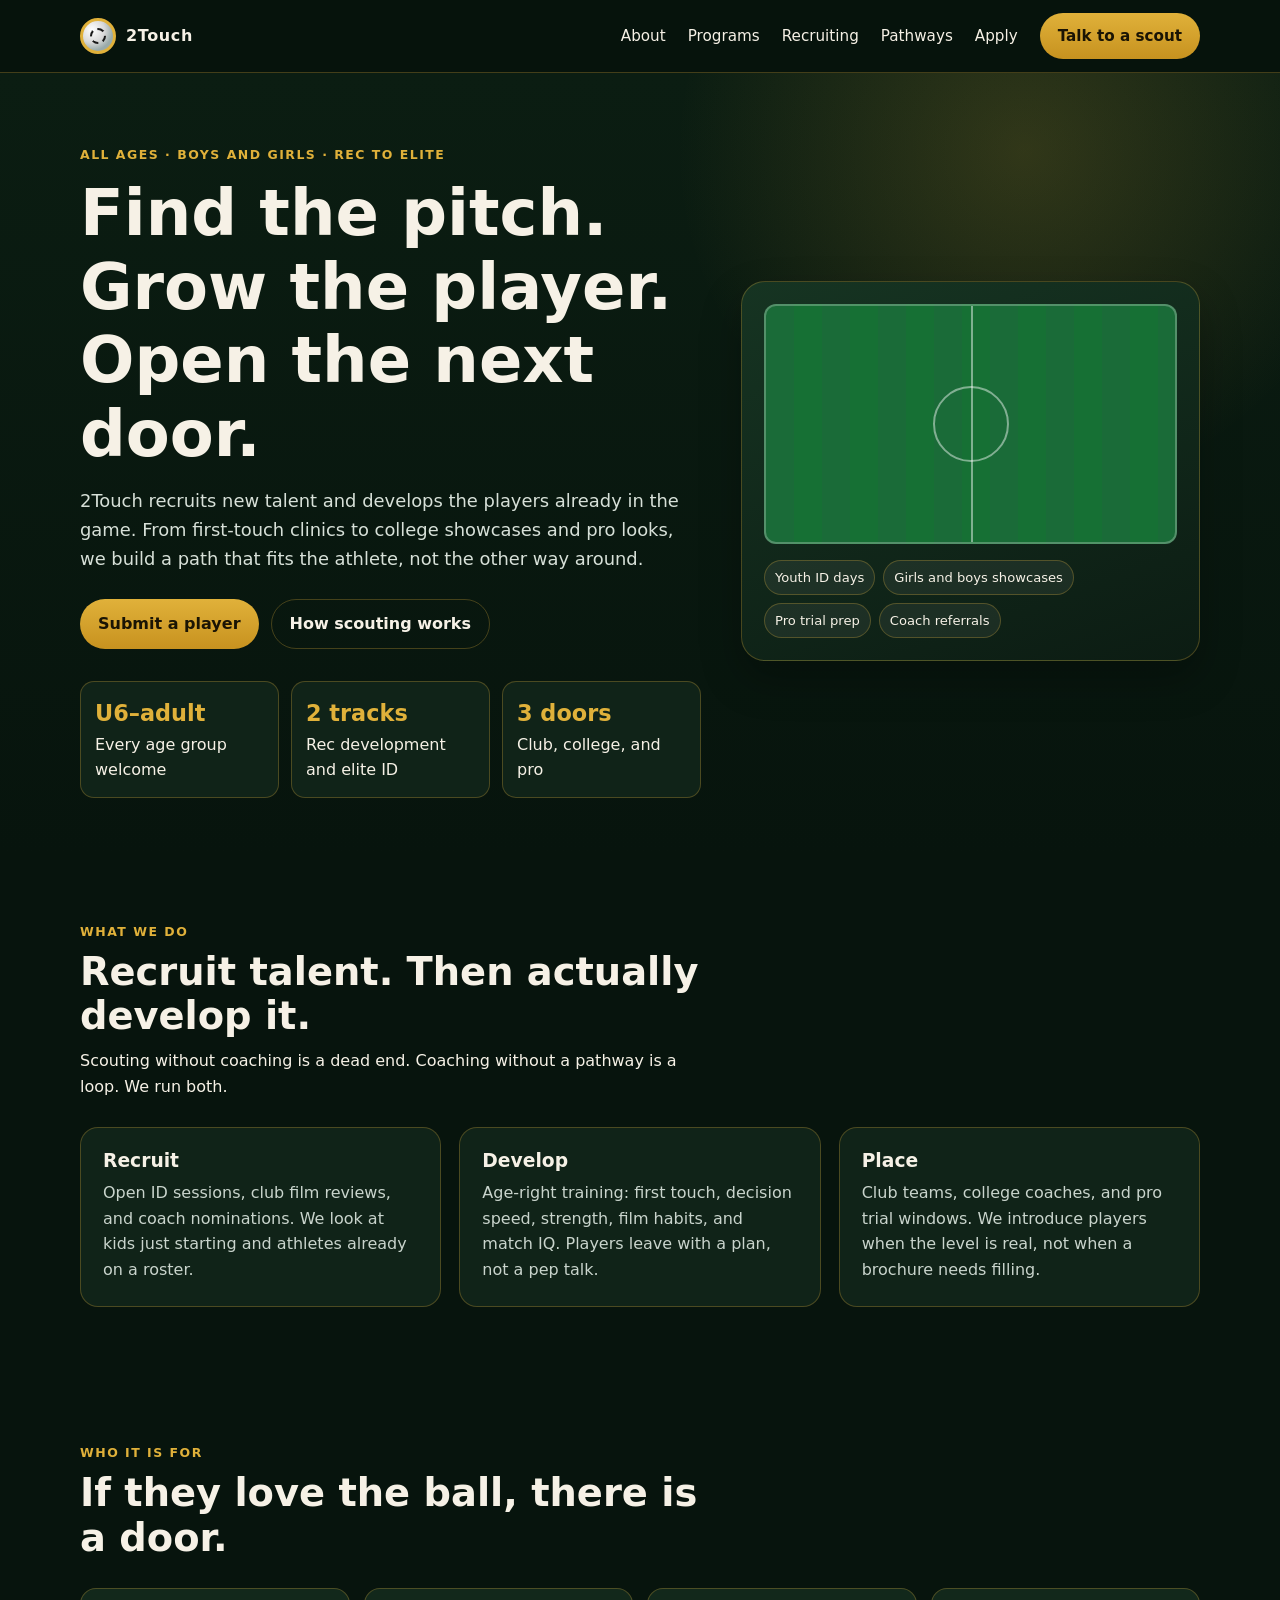
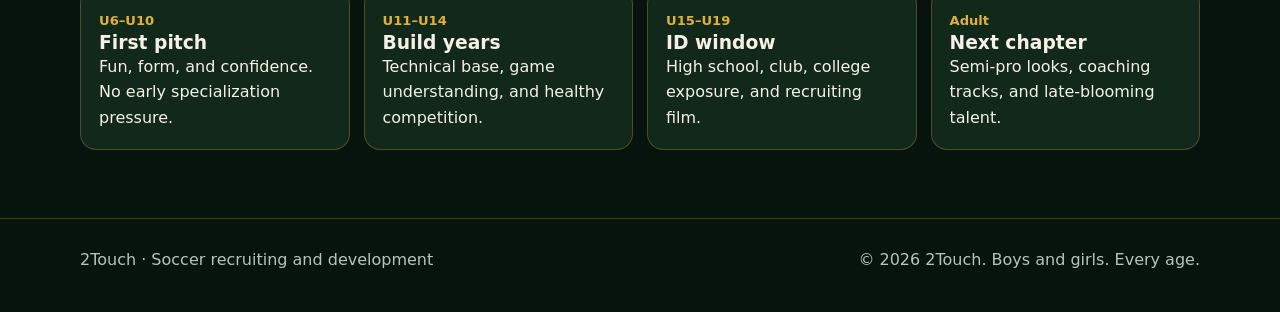
<file: index.html>
<!DOCTYPE html>
<html lang="en">
<head>
  <meta charset="UTF-8">
  <meta name="viewport" content="width=device-width, initial-scale=1.0">
  <title>2Touch | Soccer Recruiting and Player Development</title>
  <meta name="description" content="Recruit and develop soccer players of every age. Boys and girls. Youth to pro pathways.">
  <link rel="stylesheet" href="css/styles.css">
</head>
<body>
  <header class="topbar">
    <div class="wrap nav">
      <a class="brand" href="index.html"><span class="mark"></span> 2Touch</a>
      <button class="menu-btn" type="button">Menu</button>
      <nav class="nav-links">
        <a href="about.html">About</a>
        <a href="programs.html">Programs</a>
        <a href="recruiting.html">Recruiting</a>
        <a href="pathways.html">Pathways</a>
        <a href="apply.html">Apply</a>
        <a class="btn" href="contact.html">Talk to a scout</a>
      </nav>
    </div>
  </header>

  <section class="hero">
    <div class="wrap hero-grid">
      <div>
        <p class="kicker">All ages · Boys and girls · Rec to elite</p>
        <h1>Find the pitch. Grow the player. Open the next door.</h1>
        <p class="lede">2Touch recruits new talent and develops the players already in the game. From first-touch clinics to college showcases and pro looks, we build a path that fits the athlete, not the other way around.</p>
        <div class="hero-actions">
          <a class="btn" href="apply.html">Submit a player</a>
          <a class="btn ghost" href="recruiting.html">How scouting works</a>
        </div>
        <div class="stats">
          <div class="stat"><b>U6–adult</b> Every age group welcome</div>
          <div class="stat"><b>2 tracks</b> Rec development and elite ID</div>
          <div class="stat"><b>3 doors</b> Club, college, and pro</div>
        </div>
      </div>
      <div class="pitch-card">
        <div class="field" aria-hidden="true"></div>
        <div class="chip-row">
          <span class="chip">Youth ID days</span>
          <span class="chip">Girls and boys showcases</span>
          <span class="chip">Pro trial prep</span>
          <span class="chip">Coach referrals</span>
        </div>
      </div>
    </div>
  </section>

  <section>
    <div class="wrap">
      <div class="section-head">
        <p class="kicker">What we do</p>
        <h2>Recruit talent. Then actually develop it.</h2>
        <p>Scouting without coaching is a dead end. Coaching without a pathway is a loop. We run both.</p>
      </div>
      <div class="cards">
        <article class="card">
          <h3>Recruit</h3>
          <p>Open ID sessions, club film reviews, and coach nominations. We look at kids just starting and athletes already on a roster.</p>
        </article>
        <article class="card">
          <h3>Develop</h3>
          <p>Age-right training: first touch, decision speed, strength, film habits, and match IQ. Players leave with a plan, not a pep talk.</p>
        </article>
        <article class="card">
          <h3>Place</h3>
          <p>Club teams, college coaches, and pro trial windows. We introduce players when the level is real, not when a brochure needs filling.</p>
        </article>
      </div>
    </div>
  </section>

  <section>
    <div class="wrap">
      <div class="section-head">
        <p class="kicker">Who it is for</p>
        <h2>If they love the ball, there is a door.</h2>
      </div>
      <div class="ages">
        <div class="age"><span>U6–U10</span><h3>First pitch</h3><p>Fun, form, and confidence. No early specialization pressure.</p></div>
        <div class="age"><span>U11–U14</span><h3>Build years</h3><p>Technical base, game understanding, and healthy competition.</p></div>
        <div class="age"><span>U15–U19</span><h3>ID window</h3><p>High school, club, college exposure, and recruiting film.</p></div>
        <div class="age"><span>Adult</span><h3>Next chapter</h3><p>Semi-pro looks, coaching tracks, and late-blooming talent.</p></div>
      </div>
    </div>
  </section>

  <footer>
    <div class="wrap foot">
      <div>2Touch · Soccer recruiting and development</div>
      <div>© <span data-year></span> 2Touch. Boys and girls. Every age.</div>
    </div>
  </footer>
  <script src="js/main.js"></script>
</body>
</html>
</file>
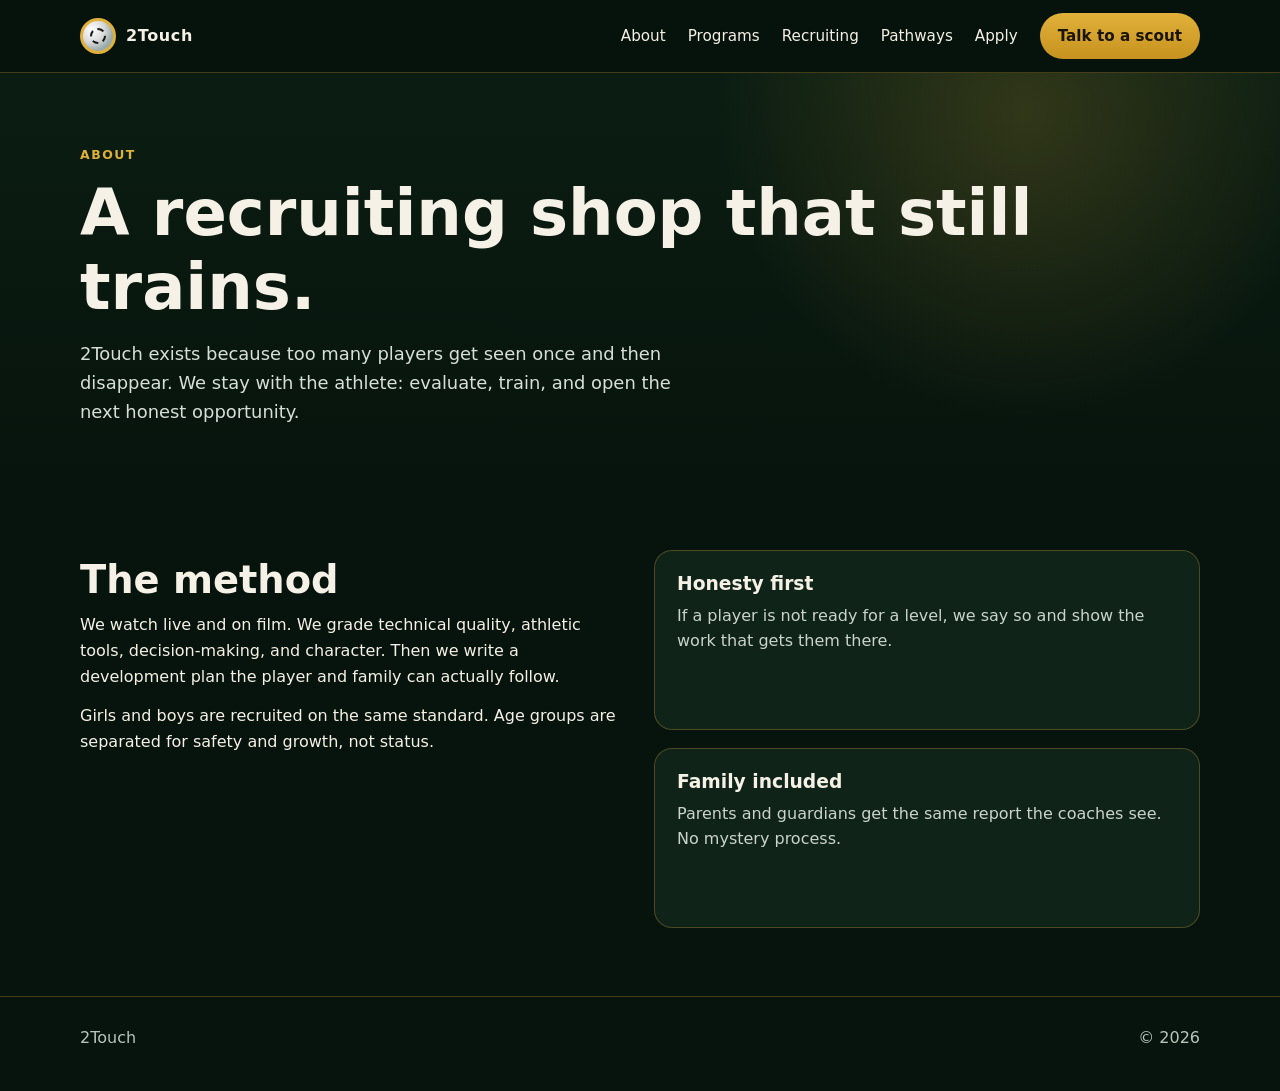
<file: about.html>
<!DOCTYPE html>
<html lang="en">
<head>
  <meta charset="UTF-8">
  <meta name="viewport" content="width=device-width, initial-scale=1.0">
  <title>About 2Touch</title>
  <link rel="stylesheet" href="css/styles.css">
</head>
<body>
  <header class="topbar">
    <div class="wrap nav">
      <a class="brand" href="index.html"><span class="mark"></span> 2Touch</a>
      <button class="menu-btn" type="button">Menu</button>
      <nav class="nav-links">
        <a href="about.html">About</a>
        <a href="programs.html">Programs</a>
        <a href="recruiting.html">Recruiting</a>
        <a href="pathways.html">Pathways</a>
        <a href="apply.html">Apply</a>
        <a class="btn" href="contact.html">Talk to a scout</a>
      </nav>
    </div>
  </header>

  <section class="hero">
    <div class="wrap">
      <p class="kicker">About</p>
      <h1>A recruiting shop that still trains.</h1>
      <p class="lede">2Touch exists because too many players get seen once and then disappear. We stay with the athlete: evaluate, train, and open the next honest opportunity.</p>
    </div>
  </section>

  <section>
    <div class="wrap split">
      <div>
        <h2>The method</h2>
        <p>We watch live and on film. We grade technical quality, athletic tools, decision-making, and character. Then we write a development plan the player and family can actually follow.</p>
        <p style="margin-top:14px">Girls and boys are recruited on the same standard. Age groups are separated for safety and growth, not status.</p>
      </div>
      <div class="cards" style="grid-template-columns:1fr">
        <article class="card"><h3>Honesty first</h3><p>If a player is not ready for a level, we say so and show the work that gets them there.</p></article>
        <article class="card"><h3>Family included</h3><p>Parents and guardians get the same report the coaches see. No mystery process.</p></article>
      </div>
    </div>
  </section>

  <footer>
    <div class="wrap foot">
      <div>2Touch</div>
      <div>© <span data-year></span></div>
    </div>
  </footer>
  <script src="js/main.js"></script>
</body>
</html>
</file>
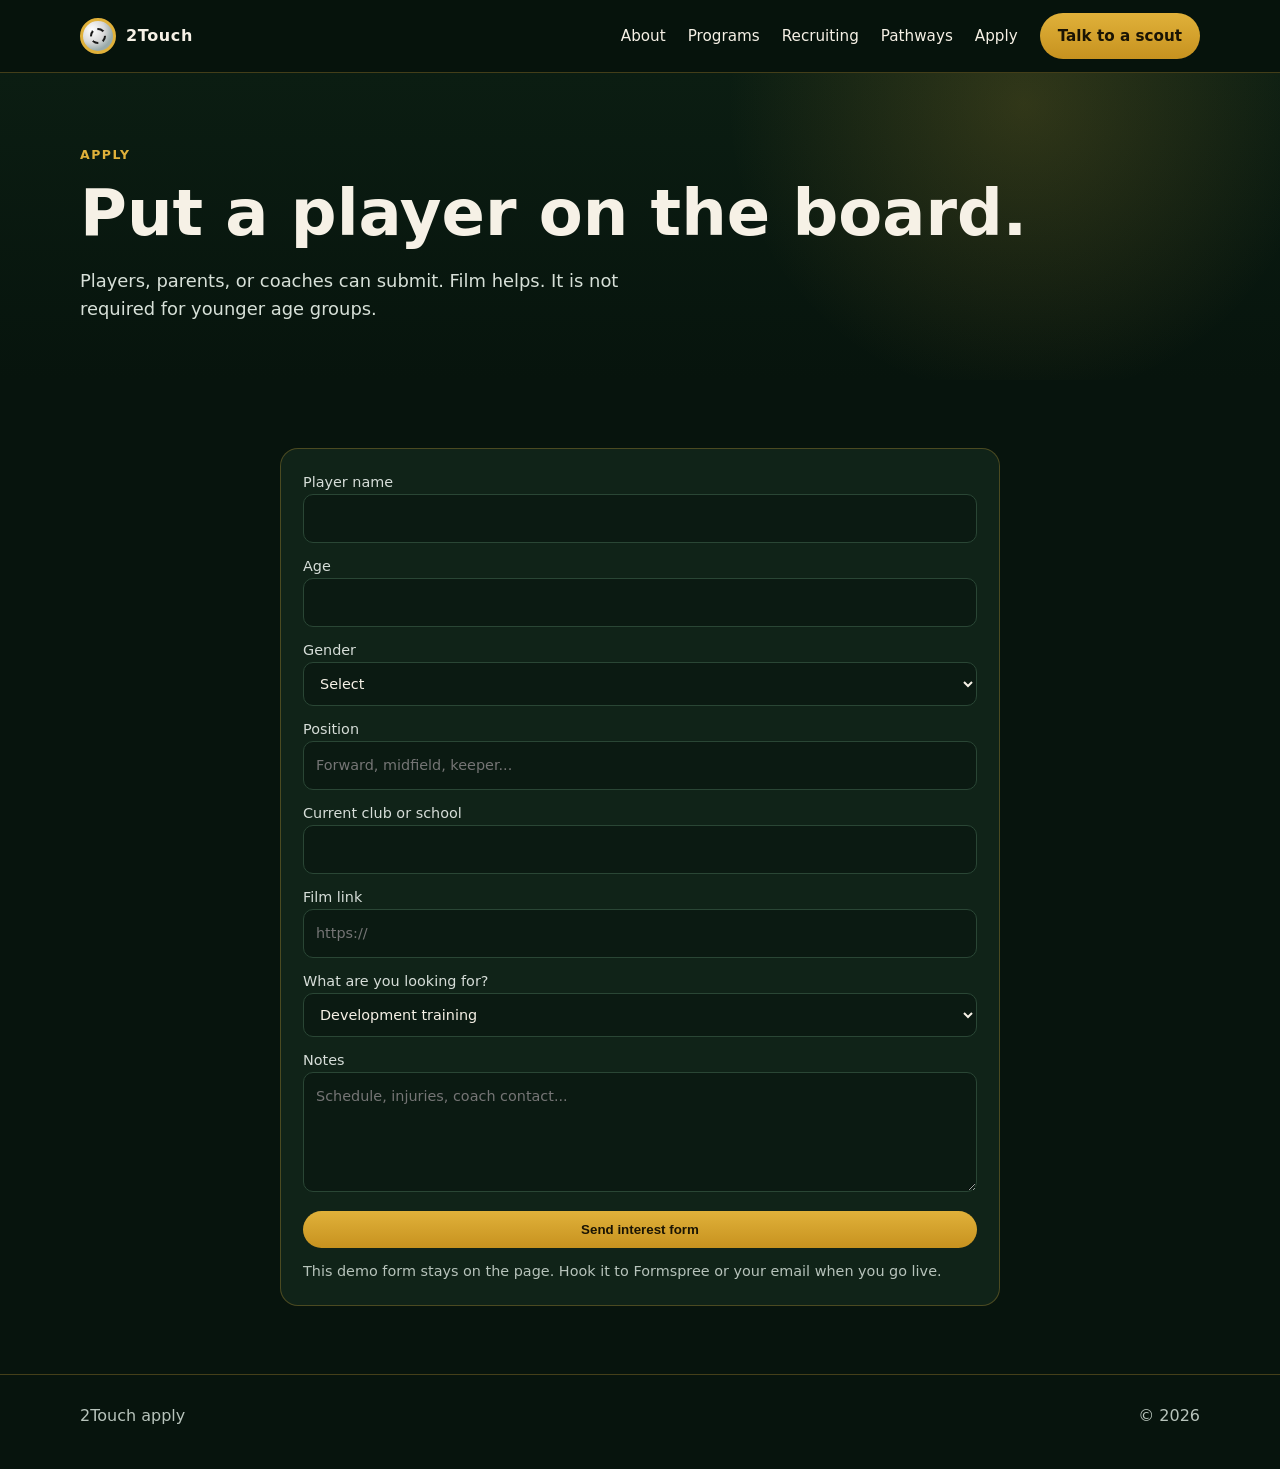
<file: apply.html>
<!DOCTYPE html>
<html lang="en">
<head>
  <meta charset="UTF-8">
  <meta name="viewport" content="width=device-width, initial-scale=1.0">
  <title>Apply | 2Touch</title>
  <link rel="stylesheet" href="css/styles.css">
</head>
<body>
  <header class="topbar">
    <div class="wrap nav">
      <a class="brand" href="index.html"><span class="mark"></span> 2Touch</a>
      <button class="menu-btn" type="button">Menu</button>
      <nav class="nav-links">
        <a href="about.html">About</a>
        <a href="programs.html">Programs</a>
        <a href="recruiting.html">Recruiting</a>
        <a href="pathways.html">Pathways</a>
        <a href="apply.html">Apply</a>
        <a class="btn" href="contact.html">Talk to a scout</a>
      </nav>
    </div>
  </header>

  <section class="hero">
    <div class="wrap">
      <p class="kicker">Apply</p>
      <h1>Put a player on the board.</h1>
      <p class="lede">Players, parents, or coaches can submit. Film helps. It is not required for younger age groups.</p>
    </div>
  </section>

  <section>
    <div class="wrap" style="max-width:720px">
      <form data-form>
        <label>Player name<input name="name" required></label>
        <label>Age<input name="age" type="number" min="4" max="50" required></label>
        <label>Gender
          <select name="gender" required>
            <option value="">Select</option>
            <option>Girl / woman</option>
            <option>Boy / man</option>
            <option>Prefer not to say</option>
          </select>
        </label>
        <label>Position<input name="position" placeholder="Forward, midfield, keeper..."></label>
        <label>Current club or school<input name="club"></label>
        <label>Film link<input name="film" type="url" placeholder="https://"></label>
        <label>What are you looking for?
          <select name="goal">
            <option>Development training</option>
            <option>Recruiting evaluation</option>
            <option>College pathway</option>
            <option>Professional trial prep</option>
            <option>Not sure yet</option>
          </select>
        </label>
        <label>Notes<textarea name="notes" placeholder="Schedule, injuries, coach contact..."></textarea></label>
        <button class="btn" type="submit">Send interest form</button>
        <p class="success"></p>
        <p class="note">This demo form stays on the page. Hook it to Formspree or your email when you go live.</p>
      </form>
    </div>
  </section>

  <footer>
    <div class="wrap foot">
      <div>2Touch apply</div>
      <div>© <span data-year></span></div>
    </div>
  </footer>
  <script src="js/main.js"></script>
</body>
</html>
</file>
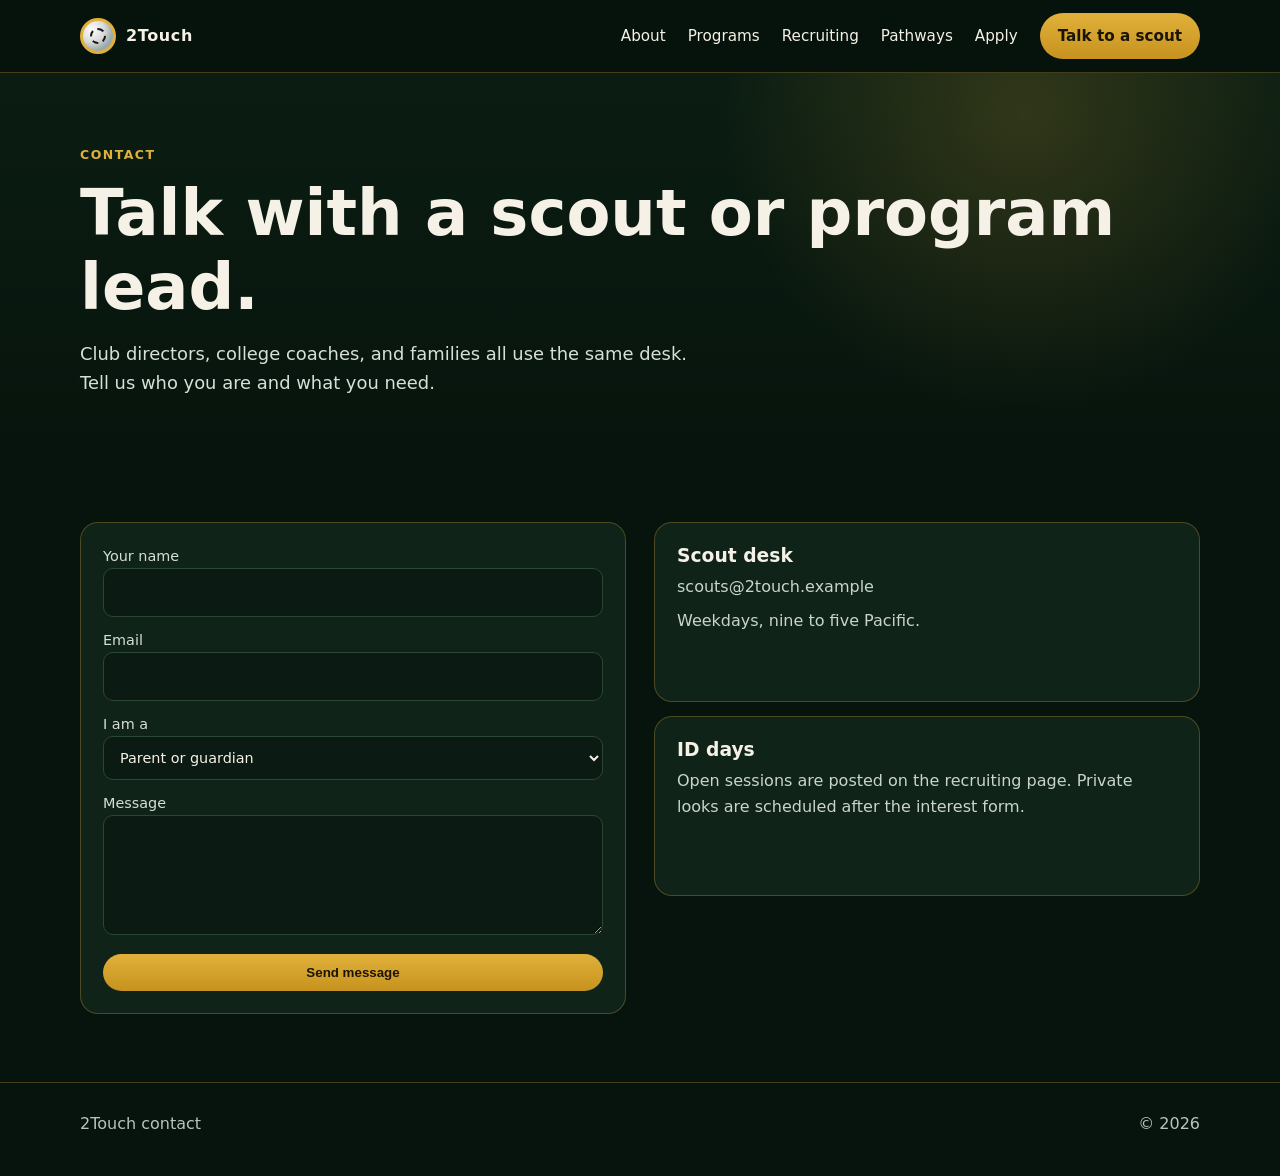
<file: contact.html>
<!DOCTYPE html>
<html lang="en">
<head>
  <meta charset="UTF-8">
  <meta name="viewport" content="width=device-width, initial-scale=1.0">
  <title>Contact | 2Touch</title>
  <link rel="stylesheet" href="css/styles.css">
</head>
<body>
  <header class="topbar">
    <div class="wrap nav">
      <a class="brand" href="index.html"><span class="mark"></span> 2Touch</a>
      <button class="menu-btn" type="button">Menu</button>
      <nav class="nav-links">
        <a href="about.html">About</a>
        <a href="programs.html">Programs</a>
        <a href="recruiting.html">Recruiting</a>
        <a href="pathways.html">Pathways</a>
        <a href="apply.html">Apply</a>
        <a class="btn" href="contact.html">Talk to a scout</a>
      </nav>
    </div>
  </header>

  <section class="hero">
    <div class="wrap">
      <p class="kicker">Contact</p>
      <h1>Talk with a scout or program lead.</h1>
      <p class="lede">Club directors, college coaches, and families all use the same desk. Tell us who you are and what you need.</p>
    </div>
  </section>

  <section>
    <div class="wrap split">
      <form data-form>
        <label>Your name<input name="name" required></label>
        <label>Email<input name="email" type="email" required></label>
        <label>I am a
          <select name="role">
            <option>Parent or guardian</option>
            <option>Player</option>
            <option>Club or high school coach</option>
            <option>College or pro staff</option>
          </select>
        </label>
        <label>Message<textarea name="message" required></textarea></label>
        <button class="btn" type="submit">Send message</button>
        <p class="success"></p>
      </form>
      <div>
        <article class="card">
          <h3>Scout desk</h3>
          <p>scouts@2touch.example</p>
          <p style="margin-top:8px">Weekdays, nine to five Pacific.</p>
        </article>
        <article class="card" style="margin-top:14px">
          <h3>ID days</h3>
          <p>Open sessions are posted on the recruiting page. Private looks are scheduled after the interest form.</p>
        </article>
      </div>
    </div>
  </section>

  <footer>
    <div class="wrap foot">
      <div>2Touch contact</div>
      <div>© <span data-year></span></div>
    </div>
  </footer>
  <script src="js/main.js"></script>
</body>
</html>
</file>
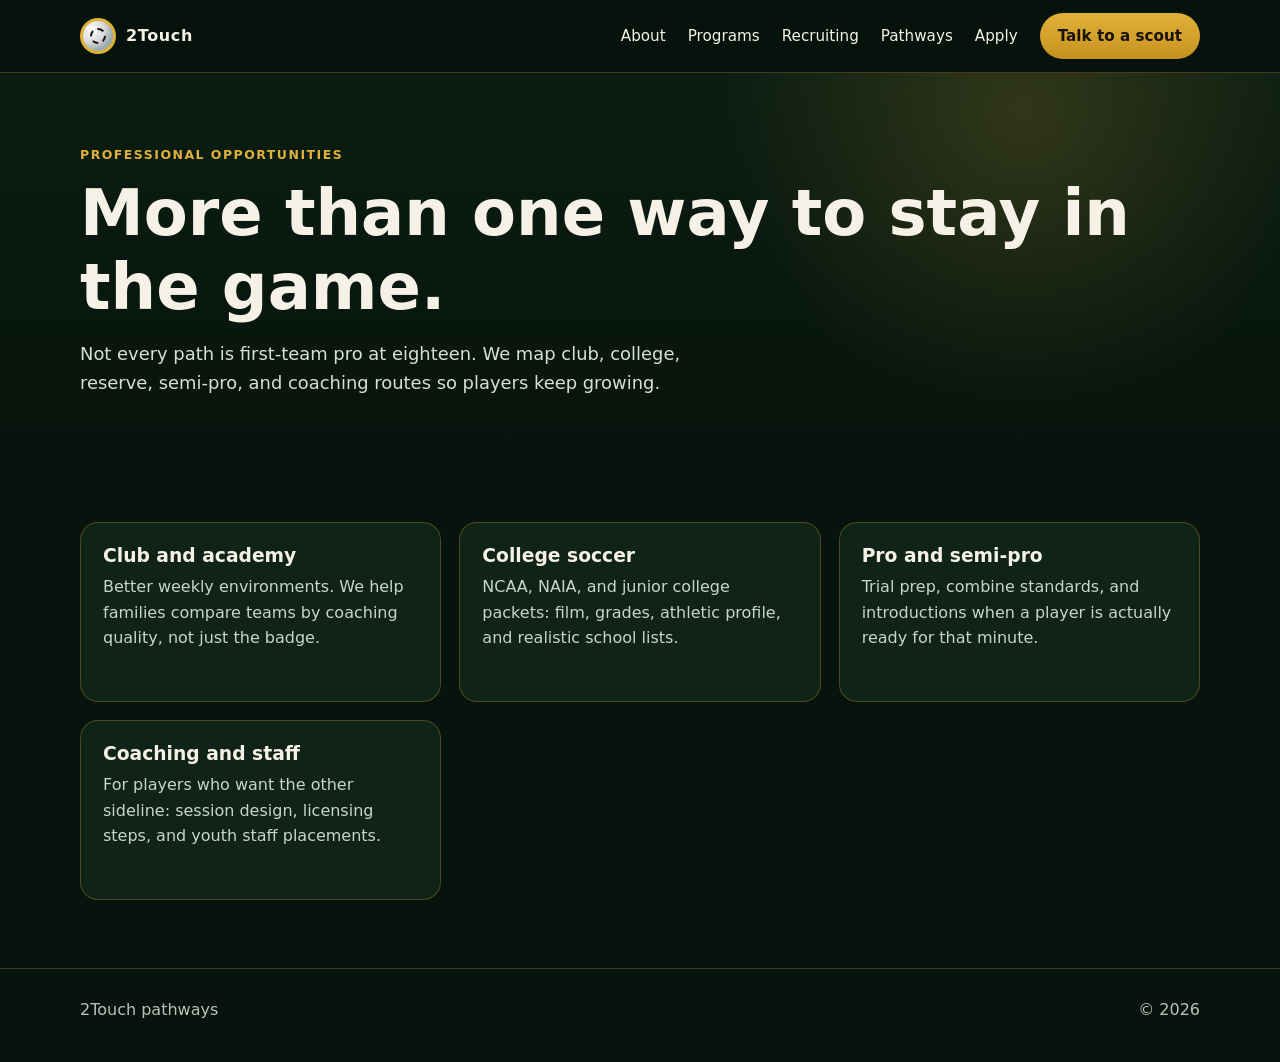
<file: pathways.html>
<!DOCTYPE html>
<html lang="en">
<head>
  <meta charset="UTF-8">
  <meta name="viewport" content="width=device-width, initial-scale=1.0">
  <title>Pathways | 2Touch</title>
  <link rel="stylesheet" href="css/styles.css">
</head>
<body>
  <header class="topbar">
    <div class="wrap nav">
      <a class="brand" href="index.html"><span class="mark"></span> 2Touch</a>
      <button class="menu-btn" type="button">Menu</button>
      <nav class="nav-links">
        <a href="about.html">About</a>
        <a href="programs.html">Programs</a>
        <a href="recruiting.html">Recruiting</a>
        <a href="pathways.html">Pathways</a>
        <a href="apply.html">Apply</a>
        <a class="btn" href="contact.html">Talk to a scout</a>
      </nav>
    </div>
  </header>

  <section class="hero">
    <div class="wrap">
      <p class="kicker">Professional opportunities</p>
      <h1>More than one way to stay in the game.</h1>
      <p class="lede">Not every path is first-team pro at eighteen. We map club, college, reserve, semi-pro, and coaching routes so players keep growing.</p>
    </div>
  </section>

  <section>
    <div class="wrap cards">
      <article class="card">
        <h3>Club and academy</h3>
        <p>Better weekly environments. We help families compare teams by coaching quality, not just the badge.</p>
      </article>
      <article class="card">
        <h3>College soccer</h3>
        <p>NCAA, NAIA, and junior college packets: film, grades, athletic profile, and realistic school lists.</p>
      </article>
      <article class="card">
        <h3>Pro and semi-pro</h3>
        <p>Trial prep, combine standards, and introductions when a player is actually ready for that minute.</p>
      </article>
      <article class="card">
        <h3>Coaching and staff</h3>
        <p>For players who want the other sideline: session design, licensing steps, and youth staff placements.</p>
      </article>
    </div>
  </section>

  <footer>
    <div class="wrap foot">
      <div>2Touch pathways</div>
      <div>© <span data-year></span></div>
    </div>
  </footer>
  <script src="js/main.js"></script>
</body>
</html>
</file>
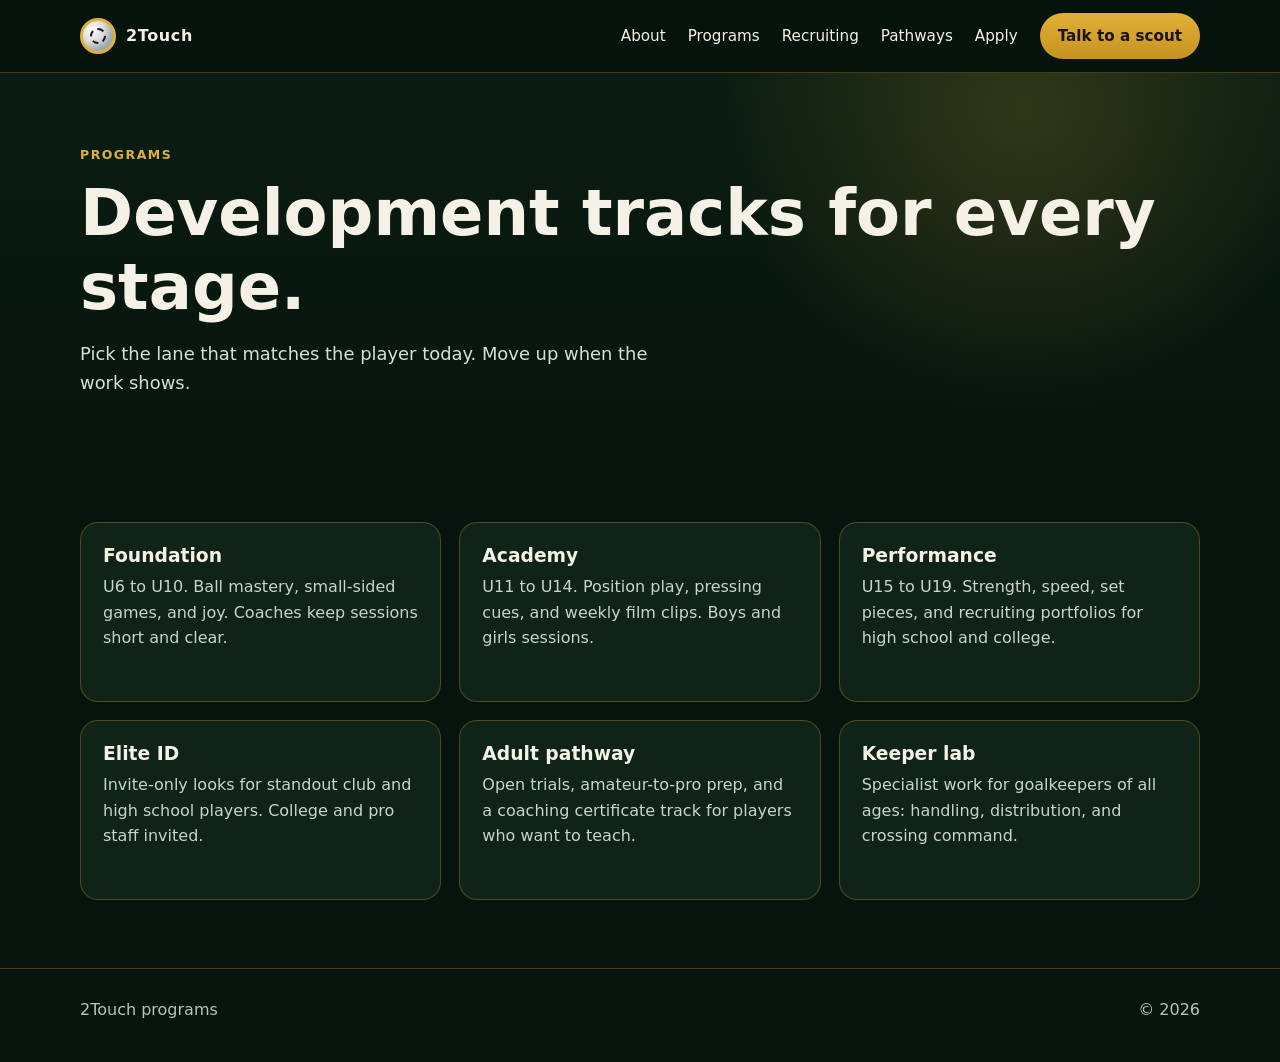
<file: programs.html>
<!DOCTYPE html>
<html lang="en">
<head>
  <meta charset="UTF-8">
  <meta name="viewport" content="width=device-width, initial-scale=1.0">
  <title>Programs | 2Touch</title>
  <link rel="stylesheet" href="css/styles.css">
</head>
<body>
  <header class="topbar">
    <div class="wrap nav">
      <a class="brand" href="index.html"><span class="mark"></span> 2Touch</a>
      <button class="menu-btn" type="button">Menu</button>
      <nav class="nav-links">
        <a href="about.html">About</a>
        <a href="programs.html">Programs</a>
        <a href="recruiting.html">Recruiting</a>
        <a href="pathways.html">Pathways</a>
        <a href="apply.html">Apply</a>
        <a class="btn" href="contact.html">Talk to a scout</a>
      </nav>
    </div>
  </header>

  <section class="hero">
    <div class="wrap">
      <p class="kicker">Programs</p>
      <h1>Development tracks for every stage.</h1>
      <p class="lede">Pick the lane that matches the player today. Move up when the work shows.</p>
    </div>
  </section>

  <section>
    <div class="wrap">
      <div class="cards">
        <article class="card">
          <h3>Foundation</h3>
          <p>U6 to U10. Ball mastery, small-sided games, and joy. Coaches keep sessions short and clear.</p>
        </article>
        <article class="card">
          <h3>Academy</h3>
          <p>U11 to U14. Position play, pressing cues, and weekly film clips. Boys and girls sessions.</p>
        </article>
        <article class="card">
          <h3>Performance</h3>
          <p>U15 to U19. Strength, speed, set pieces, and recruiting portfolios for high school and college.</p>
        </article>
        <article class="card">
          <h3>Elite ID</h3>
          <p>Invite-only looks for standout club and high school players. College and pro staff invited.</p>
        </article>
        <article class="card">
          <h3>Adult pathway</h3>
          <p>Open trials, amateur-to-pro prep, and a coaching certificate track for players who want to teach.</p>
        </article>
        <article class="card">
          <h3>Keeper lab</h3>
          <p>Specialist work for goalkeepers of all ages: handling, distribution, and crossing command.</p>
        </article>
      </div>
    </div>
  </section>

  <footer>
    <div class="wrap foot">
      <div>2Touch programs</div>
      <div>© <span data-year></span></div>
    </div>
  </footer>
  <script src="js/main.js"></script>
</body>
</html>
</file>
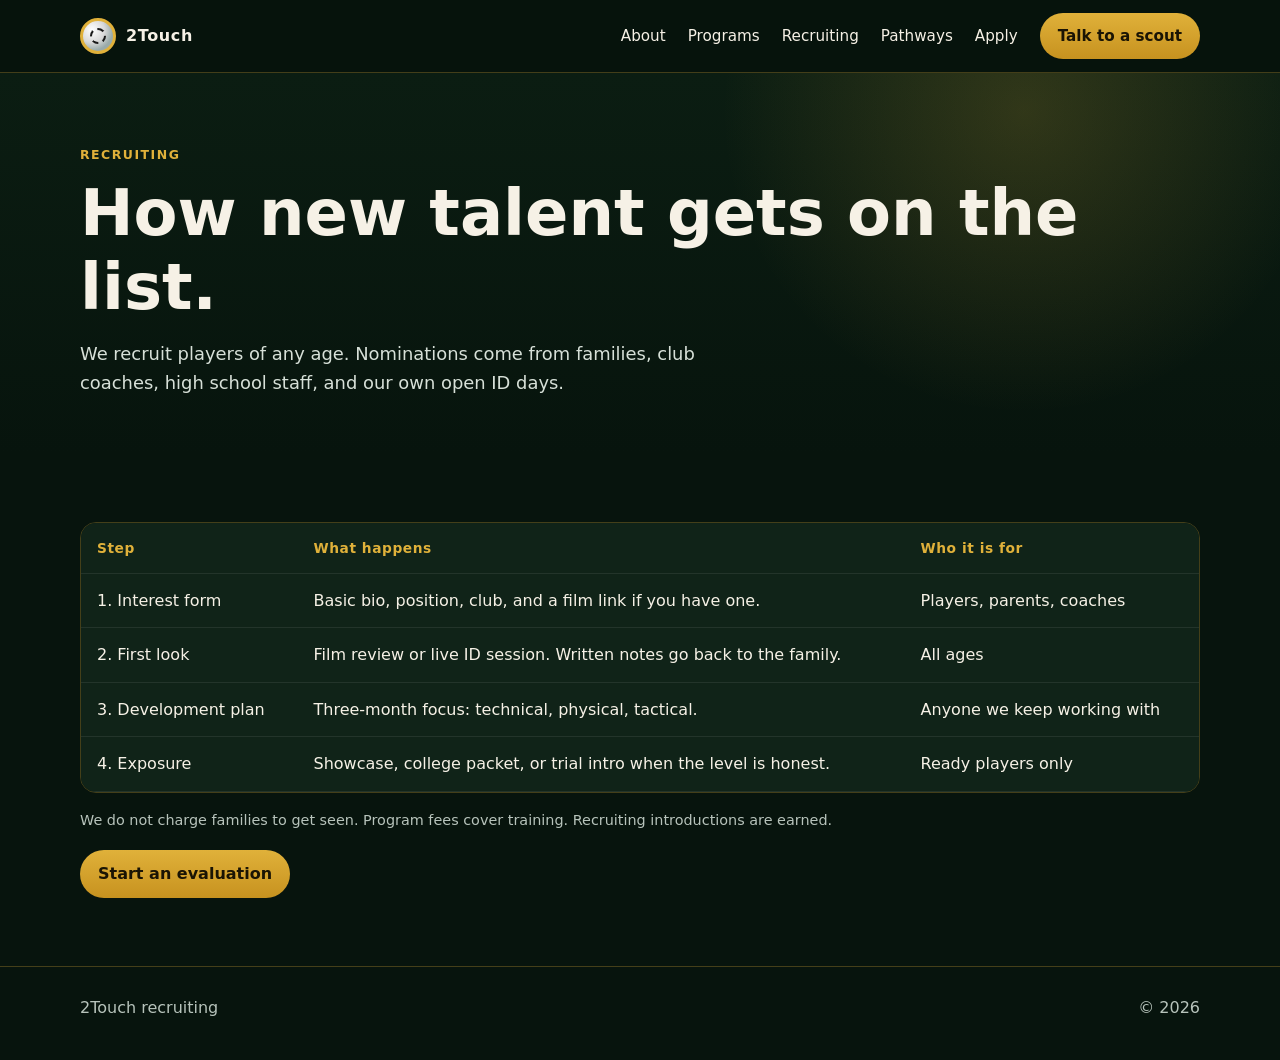
<file: recruiting.html>
<!DOCTYPE html>
<html lang="en">
<head>
  <meta charset="UTF-8">
  <meta name="viewport" content="width=device-width, initial-scale=1.0">
  <title>Recruiting | 2Touch</title>
  <link rel="stylesheet" href="css/styles.css">
</head>
<body>
  <header class="topbar">
    <div class="wrap nav">
      <a class="brand" href="index.html"><span class="mark"></span> 2Touch</a>
      <button class="menu-btn" type="button">Menu</button>
      <nav class="nav-links">
        <a href="about.html">About</a>
        <a href="programs.html">Programs</a>
        <a href="recruiting.html">Recruiting</a>
        <a href="pathways.html">Pathways</a>
        <a href="apply.html">Apply</a>
        <a class="btn" href="contact.html">Talk to a scout</a>
      </nav>
    </div>
  </header>

  <section class="hero">
    <div class="wrap">
      <p class="kicker">Recruiting</p>
      <h1>How new talent gets on the list.</h1>
      <p class="lede">We recruit players of any age. Nominations come from families, club coaches, high school staff, and our own open ID days.</p>
    </div>
  </section>

  <section>
    <div class="wrap">
      <div class="table-wrap">
        <table>
          <thead>
            <tr>
              <th>Step</th>
              <th>What happens</th>
              <th>Who it is for</th>
            </tr>
          </thead>
          <tbody>
            <tr>
              <td>1. Interest form</td>
              <td>Basic bio, position, club, and a film link if you have one.</td>
              <td>Players, parents, coaches</td>
            </tr>
            <tr>
              <td>2. First look</td>
              <td>Film review or live ID session. Written notes go back to the family.</td>
              <td>All ages</td>
            </tr>
            <tr>
              <td>3. Development plan</td>
              <td>Three-month focus: technical, physical, tactical.</td>
              <td>Anyone we keep working with</td>
            </tr>
            <tr>
              <td>4. Exposure</td>
              <td>Showcase, college packet, or trial intro when the level is honest.</td>
              <td>Ready players only</td>
            </tr>
          </tbody>
        </table>
      </div>
      <p class="note" style="margin-top:16px">We do not charge families to get seen. Program fees cover training. Recruiting introductions are earned.</p>
      <p style="margin-top:18px"><a class="btn" href="apply.html">Start an evaluation</a></p>
    </div>
  </section>

  <footer>
    <div class="wrap foot">
      <div>2Touch recruiting</div>
      <div>© <span data-year></span></div>
    </div>
  </footer>
  <script src="js/main.js"></script>
</body>
</html>
</file>
<file: css/styles.css>
:root {
  --pitch: #07140d;
  --pitch-2: #0d2416;
  --grass: #1f8a45;
  --grass-2: #146332;
  --gold: #e0b13a;
  --gold-2: #c7921f;
  --cream: #f6f1e6;
  --ink: #122017;
  --muted: #6b7a70;
  --line: rgba(224, 177, 58, 0.28);
  --card: #102318;
  --white: #fff;
  --shadow: 0 18px 40px rgba(0, 0, 0, 0.28);
  --radius: 18px;
}

* { box-sizing: border-box; margin: 0; padding: 0; }
html { scroll-behavior: smooth; }
body {
  font-family: "Segoe UI", Inter, system-ui, sans-serif;
  background: var(--pitch);
  color: var(--cream);
  line-height: 1.6;
}
img { max-width: 100%; display: block; }
a { color: inherit; text-decoration: none; }
.wrap { width: min(1120px, calc(100% - 40px)); margin: 0 auto; }

.topbar {
  position: sticky; top: 0; z-index: 40;
  background: rgba(7, 20, 13, 0.88);
  backdrop-filter: blur(12px);
  border-bottom: 1px solid var(--line);
}
.nav {
  display: flex; align-items: center; justify-content: space-between;
  min-height: 72px; gap: 16px;
}
.brand { display: flex; align-items: center; gap: 10px; font-weight: 800; letter-spacing: 0.04em; }
.mark {
  width: 36px; height: 36px; border-radius: 50%;
  background: radial-gradient(circle at 30% 30%, #fff, #d9d9d9 42%, #9aa 70%);
  border: 3px solid var(--gold);
  position: relative;
}
.mark::after {
  content: ""; position: absolute; inset: 7px; border: 2px dashed #1a1a1a; border-radius: 50%;
}
.nav-links { display: flex; gap: 22px; align-items: center; font-size: 0.95rem; }
.nav-links a:hover { color: var(--gold); }
.btn {
  display: inline-flex; align-items: center; justify-content: center;
  background: linear-gradient(180deg, var(--gold), var(--gold-2));
  color: #1a1404; font-weight: 700; border: 0; border-radius: 999px;
  padding: 11px 18px; cursor: pointer; transition: transform 0.15s ease, box-shadow 0.15s ease;
}
.btn:hover { transform: translateY(-1px); box-shadow: 0 8px 18px rgba(224,177,58,.28); }
.btn.ghost { background: transparent; color: var(--cream); border: 1px solid var(--line); }
.menu-btn {
  display: none; background: none; border: 1px solid var(--line);
  color: var(--cream); border-radius: 10px; padding: 8px 10px;
}

.hero {
  padding: 72px 0 56px;
  background:
    radial-gradient(circle at 80% 10%, rgba(224,177,58,.18), transparent 28%),
    linear-gradient(180deg, #0b1d12, var(--pitch));
}
.hero-grid { display: grid; grid-template-columns: 1.15fr .85fr; gap: 40px; align-items: center; }
.kicker { color: var(--gold); font-weight: 700; letter-spacing: .12em; text-transform: uppercase; font-size: .78rem; }
h1, h2, h3 { line-height: 1.15; }
h1 { font-size: clamp(2.2rem, 5vw, 4.2rem); margin: 12px 0 16px; }
.lede { font-size: 1.12rem; color: #d7e0d8; max-width: 54ch; }
.hero-actions { display: flex; gap: 12px; margin-top: 26px; flex-wrap: wrap; }
.stats { display: grid; grid-template-columns: repeat(3, 1fr); gap: 12px; margin-top: 32px; }
.stat { background: var(--card); border: 1px solid var(--line); border-radius: 14px; padding: 14px; }
.stat b { display: block; font-size: 1.4rem; color: var(--gold); }
.pitch-card {
  background: linear-gradient(160deg, #163422, #0c1c13);
  border: 1px solid var(--line); border-radius: 24px; padding: 22px;
  min-height: 340px; box-shadow: var(--shadow);
}
.field {
  height: 240px; border: 2px solid rgba(255,255,255,.25); border-radius: 12px;
  background:
    repeating-linear-gradient(90deg, #1a6b38 0 28px, #167034 28px 56px);
  position: relative; overflow: hidden;
}
.field::before, .field::after {
  content: ""; position: absolute; left: 50%; top: 0; bottom: 0; width: 2px; background: rgba(255,255,255,.45);
}
.field::after { left: 50%; top: 50%; width: 72px; height: 72px; border: 2px solid rgba(255,255,255,.45); border-radius: 50%; transform: translate(-50%, -50%); background: none; }
.chip-row { display: flex; gap: 8px; flex-wrap: wrap; margin-top: 16px; }
.chip { background: rgba(255,255,255,.06); border: 1px solid var(--line); border-radius: 999px; padding: 6px 10px; font-size: .82rem; }

section { padding: 68px 0; }
.section-head { max-width: 62ch; margin-bottom: 28px; }
h2 { font-size: clamp(1.7rem, 3vw, 2.5rem); margin: 8px 0 10px; }
.cards { display: grid; grid-template-columns: repeat(3, 1fr); gap: 18px; }
.card {
  background: var(--card); border: 1px solid var(--line); border-radius: var(--radius);
  padding: 22px; min-height: 180px;
}
.card h3 { margin-bottom: 8px; }
.card p { color: #c9d4cc; }
.ages { display: grid; grid-template-columns: repeat(4, 1fr); gap: 14px; }
.age { background: #12281b; border-radius: 16px; padding: 18px; border: 1px solid var(--line); }
.age span { color: var(--gold); font-weight: 700; font-size: .82rem; }

.table-wrap { overflow-x: auto; border: 1px solid var(--line); border-radius: 16px; }
table { width: 100%; border-collapse: collapse; background: #102318; }
th, td { text-align: left; padding: 14px 16px; border-bottom: 1px solid rgba(255,255,255,.08); }
th { color: var(--gold); font-size: .86rem; letter-spacing: .04em; }
form { display: grid; gap: 12px; background: var(--card); padding: 22px; border-radius: 18px; border: 1px solid var(--line); }
label { font-size: .9rem; color: #d6ddd8; }
input, select, textarea {
  width: 100%; padding: 12px 12px; border-radius: 10px; border: 1px solid #2a4635;
  background: #0b1a12; color: var(--cream); font: inherit;
}
textarea { min-height: 120px; resize: vertical; }
.note { color: #b7c3bb; font-size: .9rem; }
.success { display: none; background: #14351f; border: 1px solid var(--gold); padding: 14px; border-radius: 12px; }
.split { display: grid; grid-template-columns: 1fr 1fr; gap: 28px; align-items: start; }

footer { border-top: 1px solid var(--line); padding: 28px 0 40px; color: #b7c3bb; }
.foot { display: flex; justify-content: space-between; gap: 16px; flex-wrap: wrap; }

@media (max-width: 860px) {
  .menu-btn { display: block; }
  .nav-links {
    display: none; position: absolute; top: 72px; left: 0; right: 0;
    background: #0b1a12; flex-direction: column; padding: 16px 20px 22px;
    border-bottom: 1px solid var(--line);
  }
  .nav-links.open { display: flex; }
  .hero-grid, .cards, .ages, .split { grid-template-columns: 1fr; }
  .stats { grid-template-columns: 1fr 1fr; }
}
</file>
